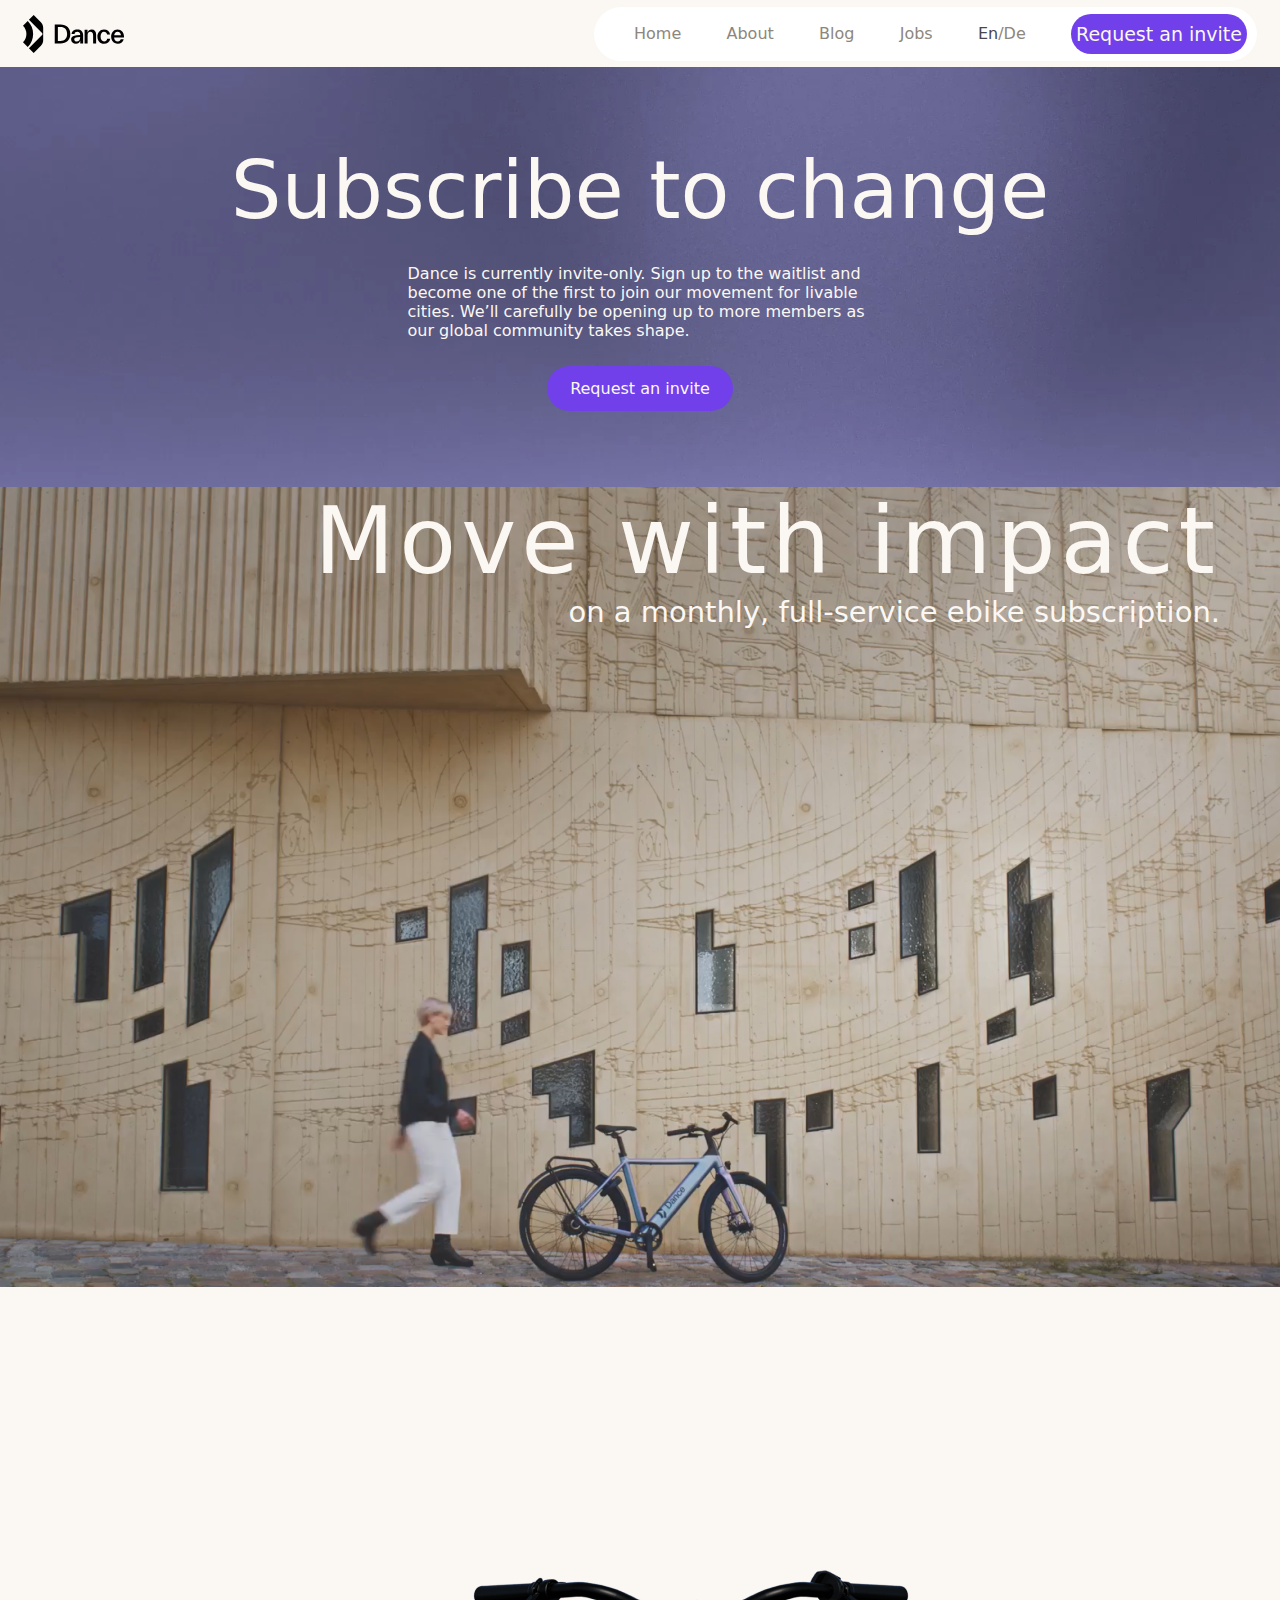
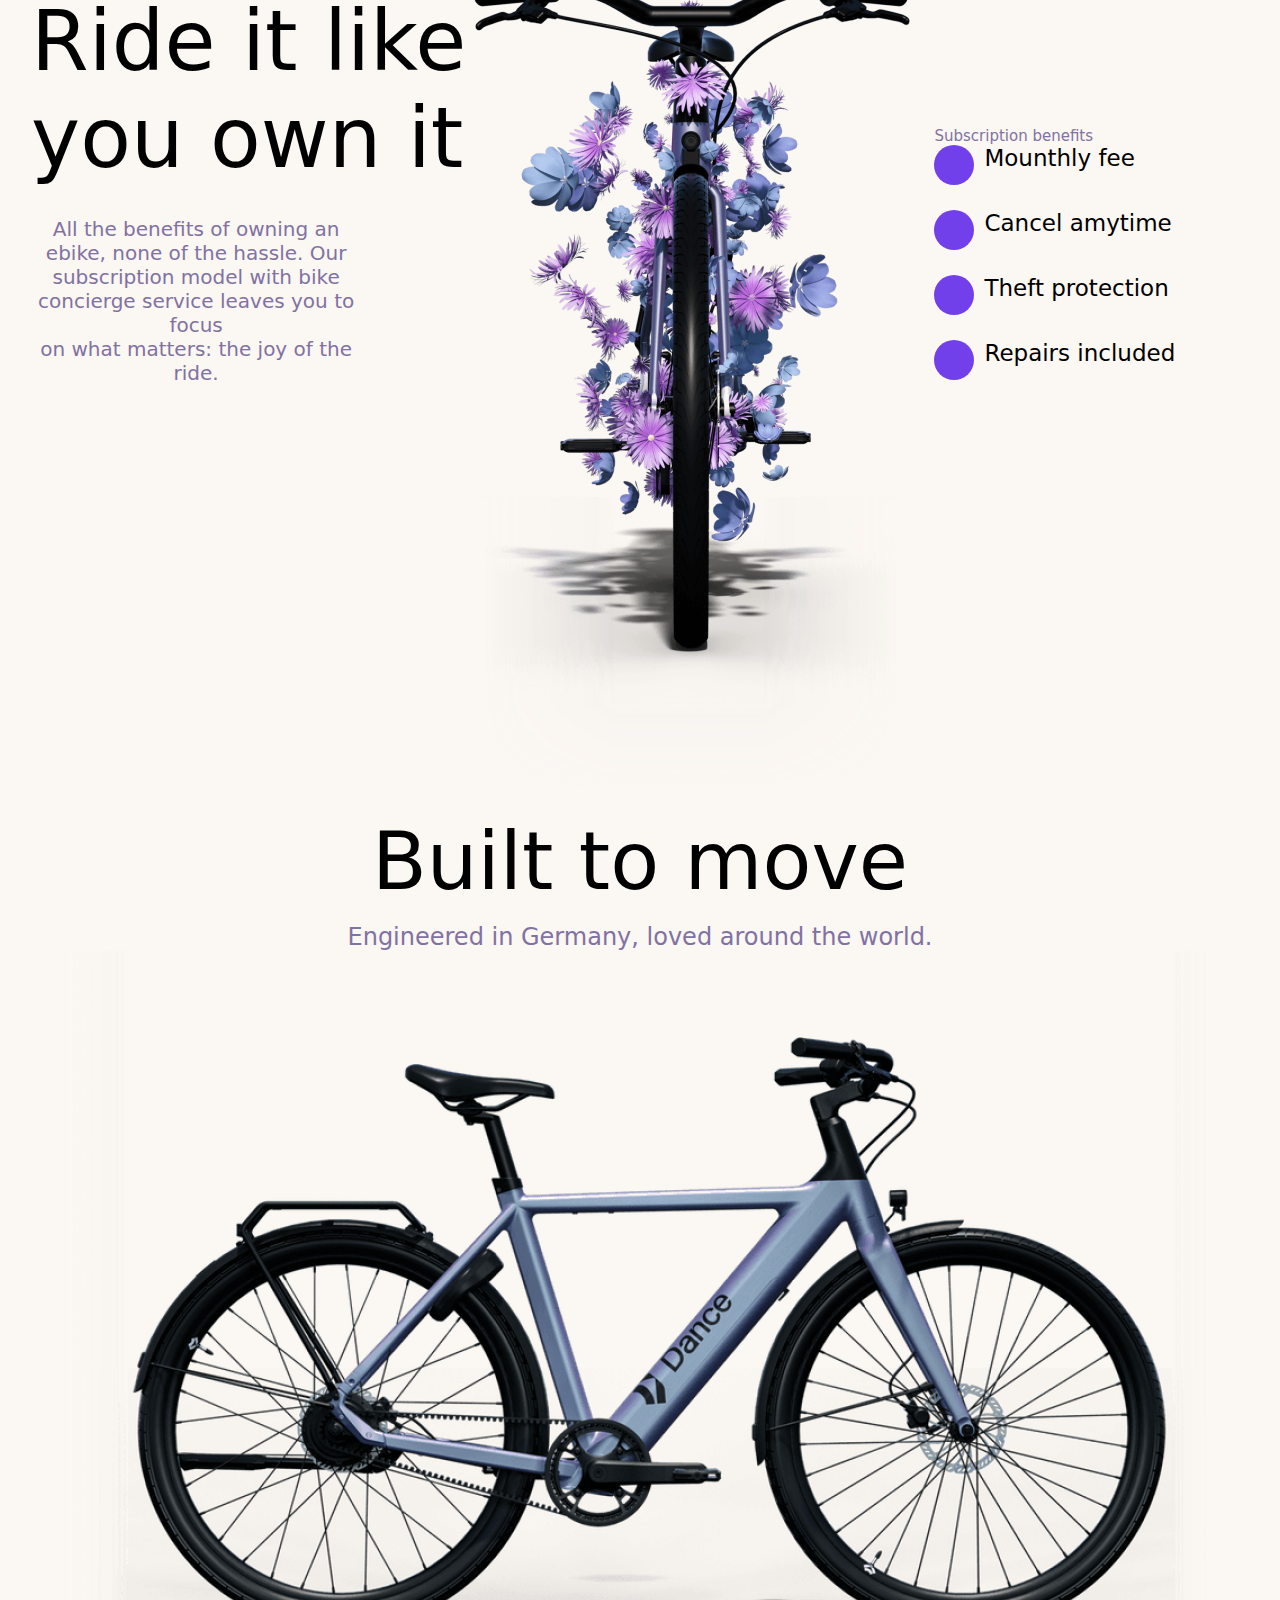
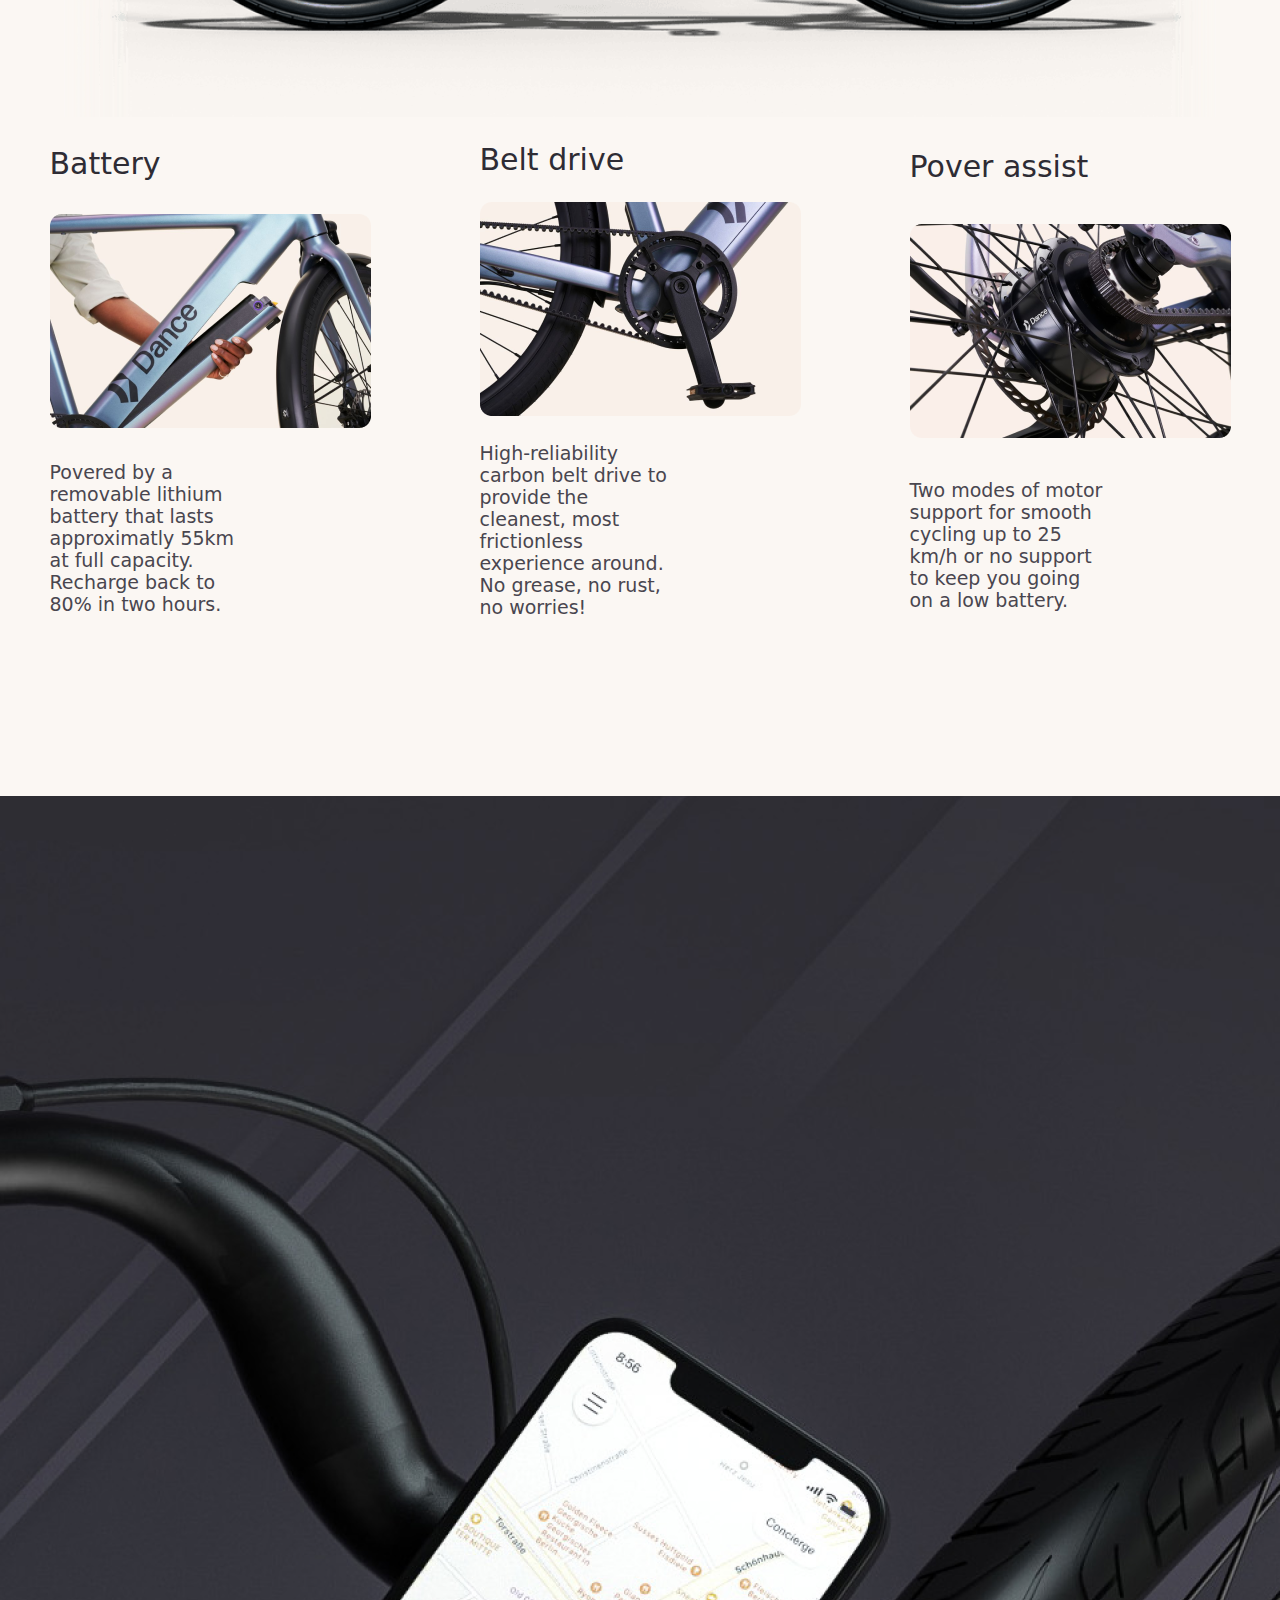
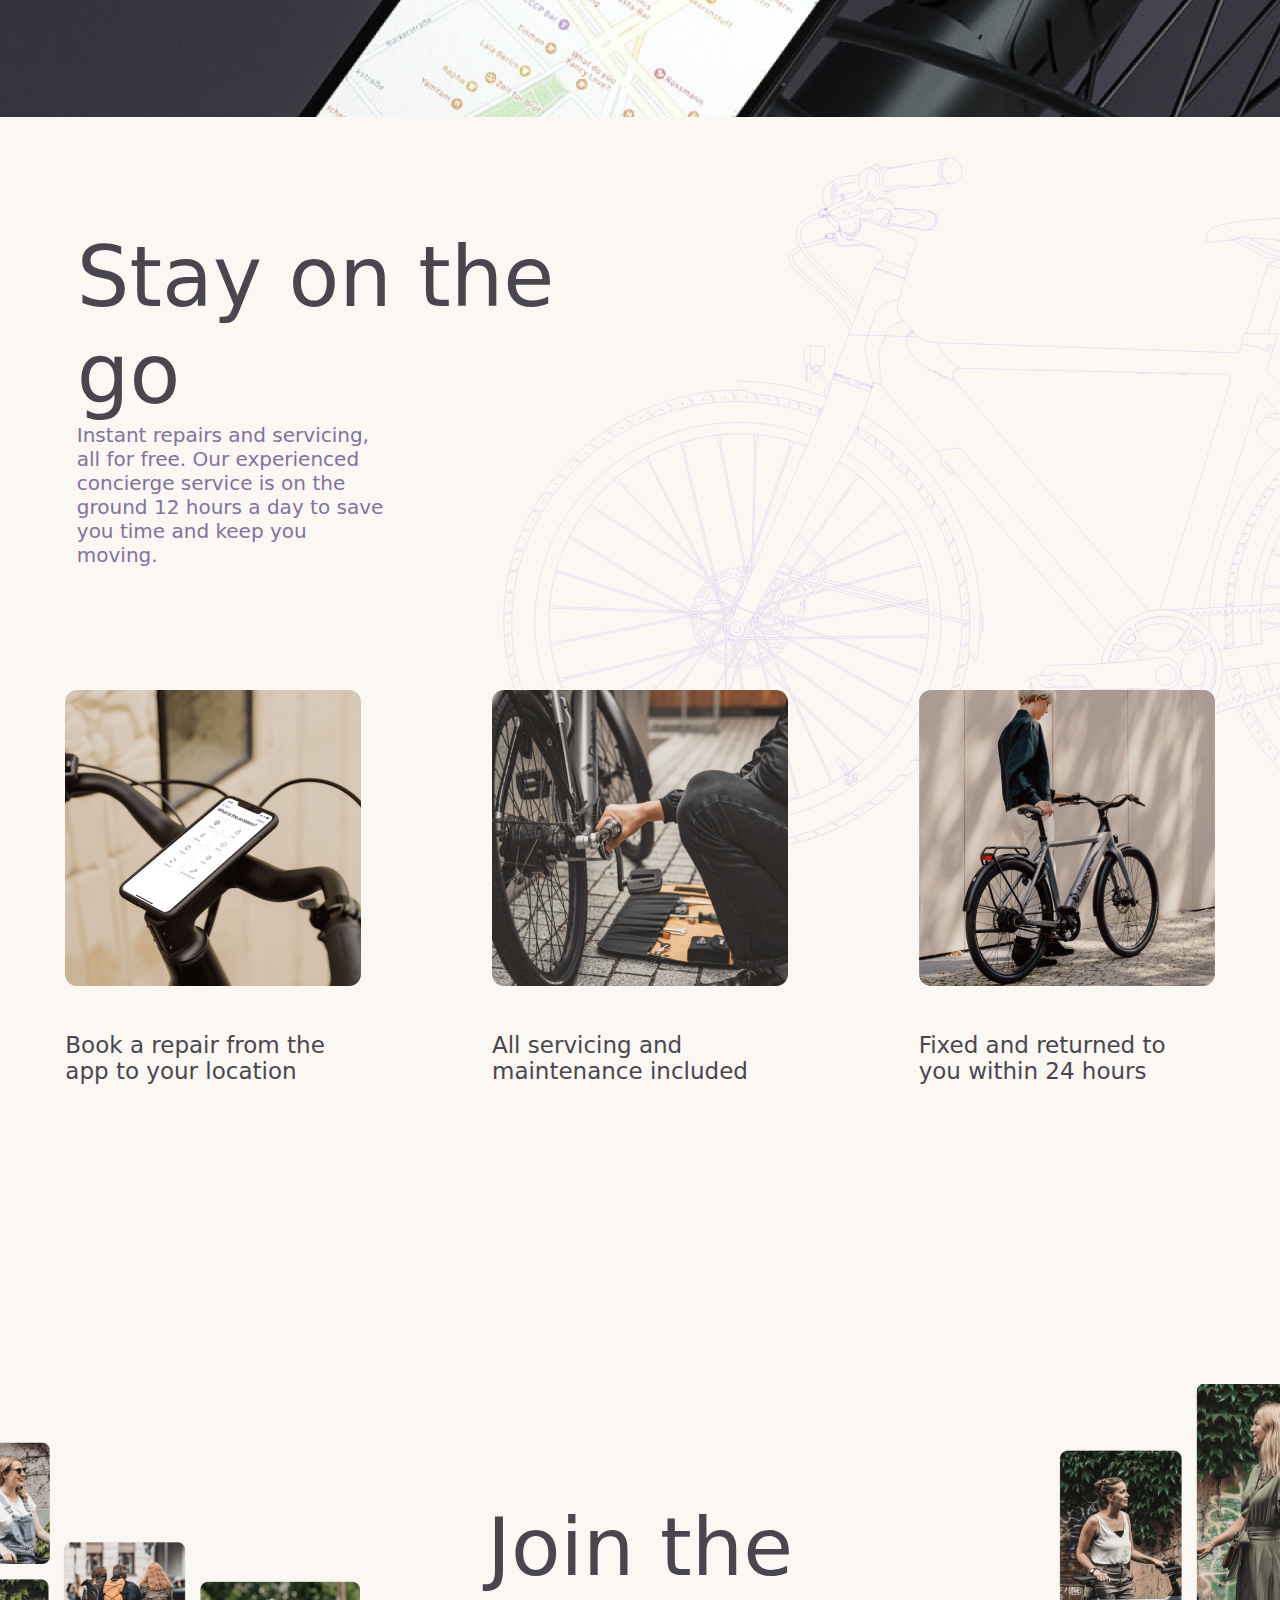
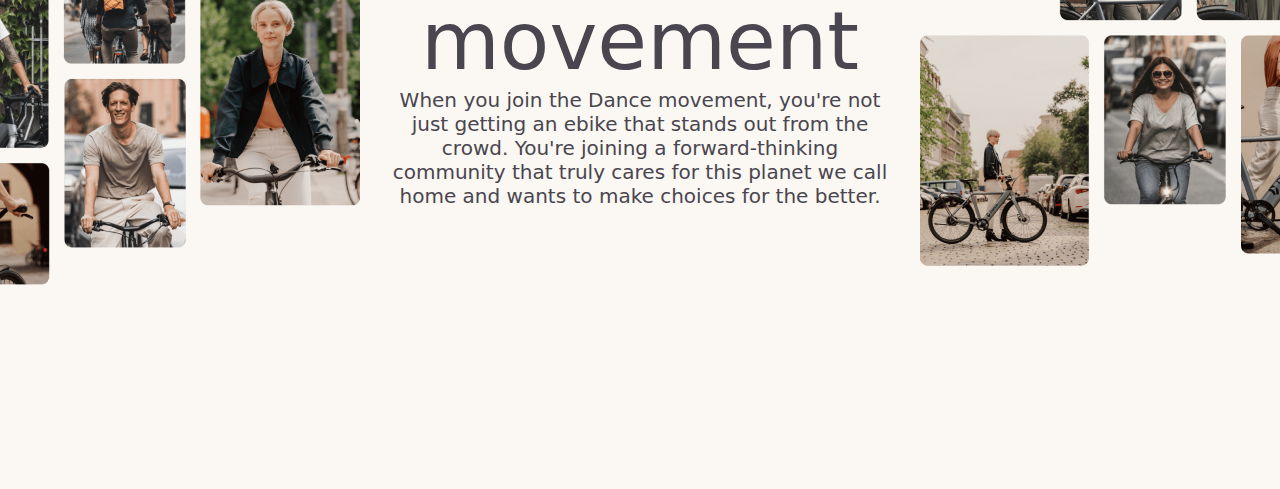
<file: lab 7-8/втвин 7/dance figma/html.html>
<!DOCTYPE html>
<html lang="en">

<head>
    <meta charset="UTF-8">
    <meta name="viewport" content="width=device-width, initial-scale=1.0">
    <title>Document</title>
    <link rel="stylesheet" href="style.css">
</head>

<body>
    <header>
        <div class="logo">
            <svg width="21" height="38" viewBox="0 0 21 38" fill="none" xmlns="http://www.w3.org/2000/svg">
                <path
                    d="M10.6775 0L17.8879 7.21684C19.3502 8.68184 20.1749 10.6646 20.1828 12.7341V25.2721C20.1823 27.3413 19.3599 29.3256 17.8962 30.7888L10.6853 38L5.93649 33.249L19.0679 20.1119C19.3603 19.8158 19.5243 19.4164 19.5243 19.0003C19.5243 18.5841 19.3603 18.1848 19.0679 17.8886L5.93649 4.75103L10.6775 0ZM0.000516891 10.6847L4.74929 5.94292C11.9592 13.1505 11.9592 24.8459 4.74929 32.0602L0.000516891 27.3091C4.59444 22.7237 4.59444 15.2788 0.000516891 10.6847Z"
                    fill="black" />
            </svg>
            <svg width="70" height="20" viewBox="0 0 70 20" fill="none" xmlns="http://www.w3.org/2000/svg">
                <path
                    d="M6.49345 0.481426H0.727814V19.4814H6.42428C12.5006 19.4814 16.3348 15.8609 16.3348 9.99896C16.3678 4.10197 12.6039 0.481426 6.49345 0.481426ZM6.46144 16.93H3.86923V3.06694H6.46144C10.7054 3.06694 13.1201 5.65348 13.1201 9.99793C13.1201 14.3094 10.7033 16.93 6.46144 16.93ZM23.3764 5.4471C19.8205 5.4471 17.6799 7.41242 17.5762 10.0681H20.5798C20.6489 8.51607 21.6503 7.68846 23.3418 7.68846C25.0684 7.68846 26.1384 8.65384 26.1384 10.4814V10.8942L22.6517 11.2393C19.5789 11.584 17.1286 12.6185 17.1286 15.446C17.1286 17.9634 19.1309 19.7564 21.9966 19.7564C24.068 19.7564 25.6217 18.6873 26.174 16.7912H26.2401V19.4814H29.1405V11.0324C29.1079 7.34276 26.8982 5.4471 23.3764 5.4471ZM26.1038 13.4817C26.1038 16.1023 24.8609 17.5507 22.7203 17.5507C21.4087 17.5507 20.235 16.7922 20.235 15.5162C20.235 14.2056 21.2704 13.5504 23.1002 13.3435L26.1038 12.9988V13.4817ZM33.5945 8.41288C34.1798 6.47903 35.6313 5.4471 37.6341 5.4471C40.6722 5.4471 42.1567 7.51613 42.1247 10.5505V19.4814H39.1186V11.4117C39.1186 8.85971 38.1864 7.68743 36.3565 7.68743C34.4921 7.68743 33.5945 8.96342 33.5945 11.2048V19.4814H30.5909V5.72211H33.5253V8.41185L33.5945 8.41288ZM50.1331 17.5512C47.8548 17.5512 46.5772 15.5167 46.5772 12.6206C46.5772 9.75852 47.751 7.68949 49.9953 7.68949C51.6182 7.68949 52.7574 8.72401 53.0681 10.4824H56.1063C55.5901 7.24112 53.1718 5.48218 49.9262 5.48218C45.8866 5.48218 43.4007 8.93091 43.4007 12.6541C43.4007 16.4475 45.9903 19.8261 50.0299 19.8261C53.2405 19.8261 55.6918 17.9985 56.2446 14.7572H53.1718C52.8611 16.4821 51.7214 17.5501 50.1331 17.5501V17.5512ZM57.1422 12.619C57.1422 8.7916 59.4898 5.4471 63.5985 5.4471C67.7072 5.4471 70.4001 8.7916 69.9505 13.5844H60.1112C60.2496 16.1018 61.6995 17.5501 63.8055 17.5501C65.6007 17.5501 66.3605 16.3433 66.7058 15.2396H69.7094C69.1571 17.964 66.982 19.7915 63.6331 19.7915C59.5238 19.791 57.1422 16.446 57.1422 12.619ZM63.5985 7.68794C61.5957 7.68794 60.3874 9.10169 60.1804 11.3431H66.982C66.8111 9.13575 65.6007 7.68743 63.5985 7.68743V7.68794Z"
                    fill="black" />
            </svg>
        </div>
        <nav>
            <ul>
                <li><a href="">Home</a></li>
                <li><a href="">About</a></li>
                <li><a href="">Blog</a></li>
                <li><a href="">Jobs</a></li>
                <li><a style="display: flex;" href="">
                        <p style="color: #49464F;">En</p>/De
                    </a></li>
                <div><a href="">Request an invite</a></div>
            </ul>
        </nav>
    </header>
    <main>

        <section class="invite">
            <h1>Subscribe to change</h1>
            <p>Dance is currently invite-only. Sign up to the waitlist and become one of the first to join our movement
                for livable cities. We’ll carefully be opening up to more members as our global community takes shape.
            </p>
            <div><a href="">Request an invite</a></div>
        </section>

        <section class="move">
            <h1>Move with impact</h1>
            <p>on a monthly, full-service ebike subscription.</p>
        </section>
        <section class="ride">
            <div class="left-text">
                <h1>Ride it like <br> you own it</h1>
                <p>All the benefits of owning an ebike, none of the hassle. Our<br>
                    subscription model with bike concierge service leaves you to focus<br>
                    on what matters: the joy of the ride.</p>
            </div>
            <img src="bike 1.png" alt="">
            <div class="dots">
                <p>Subscription benefits</p>
                <ul>
                    <li><span class="dot"></span>Mounthly fee</li>
                    <li><span class="dot"></span>Cancel amytime</li>
                    <li><span class="dot"></span>Theft protection</li>
                    <li><span class="dot"></span>Repairs included</li>
                </ul>
            </div>
        </section>

        <section class="built">
            <div class="top">
                <div class="top-text">
                    <h1>Built to move</h1>
                    <p>Engineered in Germany, loved around the world.</p>
                </div>
                <img src="bike 2.png" alt="">
            </div>
            <div class="bottom">
                <div class="preview">
                    <h3>Battery</h3>
                    <img src="preview 1.png" alt="">
                    <p>Povered by a removable lithium battery that lasts approximatly 55km at full capacity. <br>
                        Recharge back to 80% in two hours.</p>
                </div>
                <div class="preview">
                    <h3>Belt drive</h3>
                    <img src="preview 2.png" alt="">
                    <p>High-reliability carbon belt drive to provide the cleanest, most frictionless experience around.
                        No grease, no rust, no worries!</p>
                </div>
                <div class="preview">
                    <h3>Pover assist</h3>
                    <img src="preview 3.png" alt="">
                    <p>Two modes of motor support for smooth cycling up to 25 km/h or no support to keep you going on a
                        low battery.</p>
                </div>
            </div>
        </section>

        <section class="phone">
        </section>

        <section class="on-the-go">
            <div class="text">
                <h1>Stay on the go</h1>
                <p>Instant repairs and servicing, all for free. Our experienced concierge service is on the ground 12
                    hours a day to save you time and keep you moving.</p>
            </div>
            <div class="bottom2">
                <div class="preview2">
                    <img src="preview 4.png" alt="">
                    <p>Book a repair from the app to your location</p>
                </div>
                <div class="preview2">
                    <img src="preview 5.png" alt="">
                    <p>All servicing and maintenance included</p>
                </div>
                <div class="preview2">
                    <img src="preview 6.png" alt="">
                    <p>Fixed and returned to you within 24 hours</p>
                </div>
            </div>
        </section>

        <section class="join">
            <img src="colage-left.png" alt="">
            <div class="text">
                <h1>Join the movement</h1>
                <p>When you join the Dance movement, you're not just getting an ebike that stands out from the crowd.
                    You're joining a forward-thinking community that truly cares for this planet we call home and wants
                    to make choices for the better.</p>
            </div>
            <img src="colage-right.png" alt="">
        </section>
    </main>
    <footer></footer>
</body>

</html>
</file>
<file: lab 7-8/втвин 7/dance figma/style.css>
body {
    font-family: system-ui, -apple-system, BlinkMacSystemFont, 'Segoe UI', Roboto, Oxygen, Ubuntu, Cantarell, 'Open Sans', 'Helvetica Neue', sans-serif;
    margin: 0;
    padding: 0;
    background-color: #FBF7F3;
}

*,
*::before,
*::after {
    margin: 0;
    padding: 0;
    top: 0;
    bottom: 0;
    left: 0;
    right: 0;
    box-shadow: none;
    font-weight: normal;
}


header {
    display: flex;
    flex-direction: row;
    align-items: center;
    justify-content: space-between;
    background-color: #FBF7F3;
    width: 100%;
    height: 67px;
    margin: 0;
    padding: 0;

    & .logo {
        margin: 0 23px 0 23px;
        gap: 10px;
        display: flex;
        justify-content: center;
        align-items: center;
    }

    & nav {
        margin: 0 23px 0 23px;
        background-color: #ffffff;
        height: 54px;
        width: 663px;
        left: 52.43%;
        right: 1.53%;
        border-radius: 9999px;
        align-content: center;
    }

    & ul {
        padding: 0 10px 0 10px;
        display: flex;
        justify-content: space-between;
        list-style-type: none;
        margin-left: 30px;

        & li {
            text-align: center;
            align-content: center;

            & a {
                color: #8D867C;
                text-decoration: none;
                transition: color 0.3s ease;
            }

            & a:hover {
                color: #49464F;
            }
        }

        & div {
            width: 176px;
            height: 40px;
            background: #7140EB;
            border-radius: 9999px;
            align-content: center;
            text-align: center;
            font-size: 19px;

            & a {
                color: #FBF7F3;
                text-decoration: none;
            }

            & a:hover {
                text-decoration: underline;
            }
        }
    }
}

main {
    display: flex;
    flex-direction: column;

    & .invite {
        background-image: url(image_2025-01-11_00-17-07.png);
        width: 100%;
        height: 420px;
        display: block;
        overflow: hidden;
        background-repeat: no-repeat;
        background-position: center;
        background-size: cover;
        display: flex;
        flex-direction: column;
        gap: 30px;
        align-items: center;
        justify-content: center;
        align-content: center;

        & h1 {
            font-size: 80px;
            color: #FBF7F3;
            z-index: 9;
            height: 90px;
            top: 90px;
        }

        & p {
            color: #FBF7F3;
            width: 465px;
            height: 72px;
            left: calc(50% - 465px/2 + 0.5px);
            top: 199px;
            font-size: 16px;
        }

        & div {
            width: 186px;
            height: 45px;
            top: 0px;
            background: #7140EB;
            border-radius: 9999px;
            align-content: center;
            text-align: center;
            font-size: 16px;

            & a {
                color: #FBF7F3;
                text-decoration: none;
            }

            & a:hover {
                text-decoration: underline;
            }
        }
    }

    & .move {
        width: 100%;
        height: 800px;

        background-image: url(Rectangle.png);
        overflow: hidden;
        background-repeat: no-repeat;
        background-position: center;
        background-size: cover;
        display: flex;
        flex-direction: column;
        align-items: end;

        & h1 {
            letter-spacing: 5px;
            margin-right: 60px;
            color: #FBF7F3;
            font-size: 93px;
        }

        & p {
            margin-right: 60px;
            color: #FBF7F3;
            font-size: 29px;
        }
    }

    & .ride {
        display: grid;
        grid-template-areas: "text text text text pic pic pic dots dots";
        height: 1116px;
        width: 100%;

        & .left-text {
            grid-area: text;
            margin-top: auto;
            margin-left: auto;
            height: 810px;
            width: 440px;
            display: flex;
            flex-direction: column;
            gap: 30px;
        }

        & h1 {
            font-size: 83px;

        }

        & p {
            text-align: center;
            width: 330px;
            font-size: 20px;
            color: #8172A2;
        }

        & img {
            margin-top: auto;
            grid-area: pic;
        }

        & .dots {
            margin-top: auto;
            height: 1100px;
            grid-area: dots;
            display: flex;
            flex-direction: column;
            justify-content: center;
            align-items: flex-start;

            & p {
                justify-content: center;
                text-align: start;
                font-size: 15px;
                color: #8172A2;
            }

            & ul {
                list-style: none;
                justify-content: center;
                align-items: flex-start;
                display: flex;
                flex-direction: column;
                gap: 25px;

                & li {
                    display: flex;
                    gap: 10px;
                    font-size: 23px;
                }

                & .dot {
                    height: 40px;
                    width: 40px;
                    background-color: #7140EB;
                    border-radius: 50%;
                    display: inline-block;
                }
            }
        }
    }

    & .built {
        display: flex;
        flex-direction: column;

        & .top {
            height: 926px;
            display: flex;
            flex-direction: column;
            justify-content: center;
            align-content: center;
            align-items: center;

            & .top-text {
                text-align: center;
                gap: 20px;

                & h1 {
                    font-size: 80px;
                }

                & p {
                    margin-top: 15px;
                    color: #8172A2;
                    font-size: 24px;
                }
            }
        }

        & .bottom {
            display: flex;
            flex-direction: row;
            justify-content: space-around;
            gap: 10px;
            height: 667px;

            & .preview {
                display: flex;
                flex-direction: column;
                justify-content: space-around;
                height: 502px;

                & img {
                    height: 214px;
                    width: 321px;
                }

                & h3 {
                    font-size: 30px;
                    color: #2E2C34;
                }

                & p {
                    width: 195px;
                    color: #49464F;
                    font-size: 19px;
                }
            }
        }
    }

    & .phone {
        height: 921px;
        background-image: url(phone.png);
        background-position: center;
        background-repeat: no-repeat;
        background-size: cover;
    }

    & .on-the-go {
        height: 1102px;
        background-image: url(bike-bg.png);
        background-position: center;
        background-repeat: no-repeat;
        background-size: cover;
        display: flex;
        flex-direction: column;
        justify-content: space-around;

        & .text {
            width: 540px;
            height: 214px;
            margin-left: 6%;

            & h1 {
                font-size: 83px;
                color: #49464F;
            }

            & p {
                font-size: 20px;
                width: 310px;
                color: #8172A2;
            }
        }

        & .bottom2 {
            display: flex;
            flex-direction: row;
            justify-content: space-around;

            & .preview2 {
                height: 440px;
                width: 296px;
                display: flex;
                flex-direction: column;
                justify-content: space-around;

                & img {
                    height: 296px;
                    width: 296px;
                }

                & p {
                    font-size: 23px;
                    color: #49464F;
                }
            }
        }

    }

    & .join {
        height: 870px;
        display: flex;
        flex-direction: row;
        align-items: center;
        justify-content: space-between;

        & .text {
            color: #49464F;
            width: 510px;
            display: flex;
            flex-direction: column;
            justify-content: center;
            text-align: center;

            & h1 {
                font-size: 81px;

            }

            & p {
                font-size: 20px;
            }
        }
    }


}
</file>
